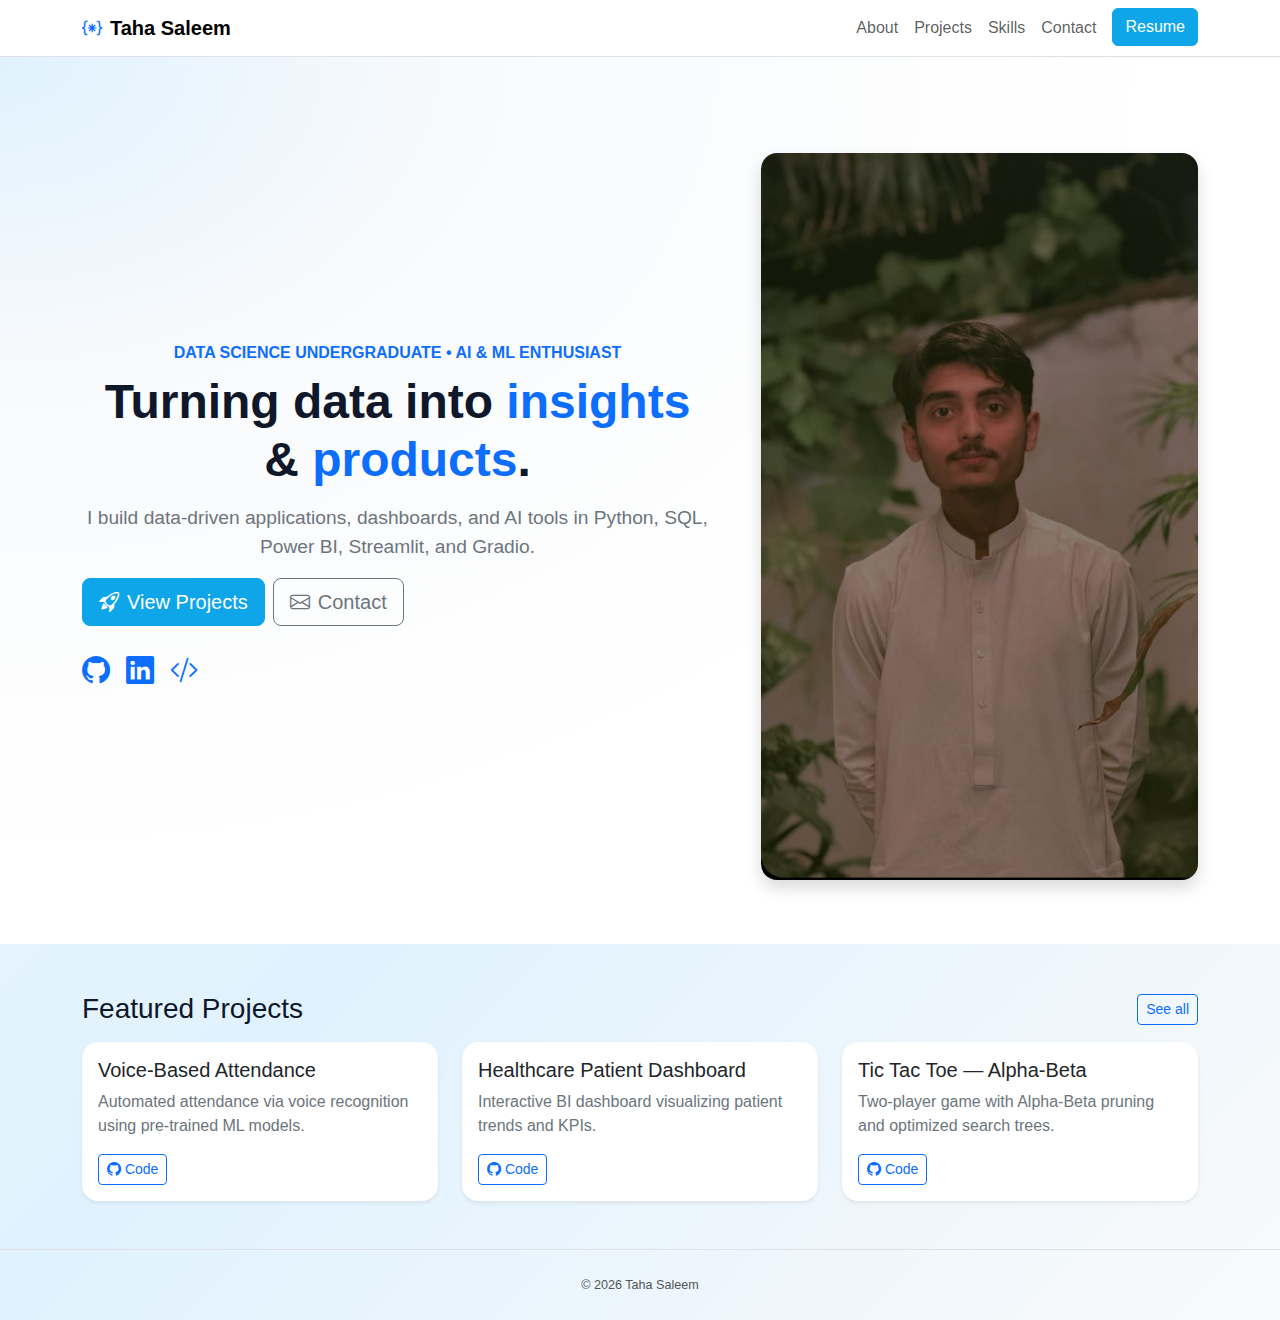
<file: index.html>
<!doctype html>
<html lang="en">
<head>
  <meta charset="utf-8" />
  <meta name="viewport" content="width=device-width, initial-scale=1" />
  <title>Taha Saleem — Data Science Portfolio</title>
  <meta name="description" content="Taha Saleem — Data Science undergraduate building ML apps, dashboards, and AI tools. Python • SQL • Power BI • Streamlit • Gradio." />
  <link rel="canonical" href="https://username.github.io/" />

  <!-- Bootstrap 5 -->
  <link href="https://cdn.jsdelivr.net/npm/bootstrap@5.3.3/dist/css/bootstrap.min.css" rel="stylesheet">
  <!-- Bootstrap Icons -->
  <link href="https://cdn.jsdelivr.net/npm/bootstrap-icons@1.11.3/font/bootstrap-icons.css" rel="stylesheet">

  <link rel="stylesheet" href="assets/css/style.css">

  <style>
    :root { --brand: #0ea5e9; --ink:#0f172a; }
    body { color: var(--ink); }
    .hero { background: radial-gradient(90% 90% at 0% 0%, #e0f2fe 0%, #f8fafc 40%, #ffffff 100%); padding: 6rem 0 4rem; }
    .tech-pill { border: 1px solid #e2e8f0; padding:.4rem .7rem; border-radius: 999px; font-size:.85rem; }
    .project-card:hover { transform: translateY(-4px); transition: transform .2s ease; }
  </style>
</head>
<body>
  <!-- NAVBAR -->
  <nav class="navbar navbar-expand-lg bg-white border-bottom sticky-top">
    <div class="container">
      <a class="navbar-brand d-flex align-items-center gap-2" href="index.html">
        <i class="bi bi-braces-asterisk text-primary"></i>
        <strong>Taha&nbsp;Saleem</strong>
      </a>
      <button class="navbar-toggler" type="button" data-bs-toggle="collapse" data-bs-target="#mainNav">
        <span class="navbar-toggler-icon"></span>
      </button>
      <div class="collapse navbar-collapse" id="mainNav">
        <ul class="navbar-nav ms-auto">
          <li class="nav-item"><a class="nav-link" href="about.html">About</a></li>
          <li class="nav-item"><a class="nav-link" href="projects.html">Projects</a></li>
          <li class="nav-item"><a class="nav-link" href="skills.html">Skills</a></li>
          <li class="nav-item"><a class="nav-link" href="contact.html">Contact</a></li>
          <li class="nav-item ms-lg-2"><a class="btn btn-primary" href="assets/Resume.pdf" target="_blank">Resume</a></li>
        </ul>
      </div>
    </div>
  </nav>

  <!-- HERO -->
  <header class="hero">
    <div class="container">
      <div class="row align-items-center g-5">
        <div class="col-lg-7">
          <span class="text-uppercase text-primary fw-semibold">Data Science Undergraduate • AI & ML Enthusiast</span>
          <h1 class="display-5 fw-bold mt-2">Turning data into <span class="text-primary">insights</span> & <span class="text-primary">products</span>.</h1>
          <p class="lead text-secondary mt-3">I build data-driven applications, dashboards, and AI tools in Python, SQL, Power BI, Streamlit, and Gradio.</p>

          <div class="d-flex gap-2 mt-3">
            <a class="btn btn-primary btn-lg" href="projects.html"><i class="bi bi-rocket-takeoff me-2"></i>View Projects</a>
            <a class="btn btn-outline-secondary btn-lg" href="contact.html"><i class="bi bi-envelope me-2"></i>Contact</a>
          </div>

          <div class="d-flex gap-3 mt-4">
            <a href="https://github.com/Taha-Saleem-43" target="_blank"><i class="bi bi-github fs-3"></i></a>
            <a href="https://www.linkedin.com/in/taha-saleem-a5697a291/" target="_blank"><i class="bi bi-linkedin fs-3"></i></a>
            <a href="https://leetcode.com/u/_Taha_dev/" target="_blank"><i class="bi bi-code-slash fs-3"></i></a>
          </div>
        </div>

        <div class="col-lg-5 text-center">
          <img src="assets/img/profile.jpg" class="img-fluid rounded-4 shadow" alt="Portrait of Taha Saleem">
        </div>
      </div>
    </div>
  </header>

  <!-- FEATURED PROJECTS PREVIEW -->
  <section class="py-5">
    <div class="container">
      <div class="d-flex align-items-center justify-content-between mb-3">
        <h2 class="h3 mb-0">Featured Projects</h2>
        <a class="btn btn-sm btn-outline-primary" href="projects.html">See all</a>
      </div>
      <div class="row g-4">
        <div class="col-md-4">
          <div class="card h-100 shadow-sm project-card">
            <div class="card-body">
              <h3 class="h5">Voice-Based Attendance</h3>
              <p class="text-secondary">Automated attendance via voice recognition using pre-trained ML models.</p>
              <a href="https://github.com/Taha-Saleem-43/Voice-Base-Attendance-system" target="_blank" class="btn btn-sm btn-outline-primary"><i class="bi bi-github"></i> Code</a>
            </div>
          </div>
        </div>
        <div class="col-md-4">
          <div class="card h-100 shadow-sm project-card">
            <div class="card-body">
              <h3 class="h5">Healthcare Patient Dashboard</h3>
              <p class="text-secondary">Interactive BI dashboard visualizing patient trends and KPIs.</p>
              <a href="https://github.com/Taha-Saleem-43/HeathCare-Sector-Patient-Analysis" target="_blank" class="btn btn-sm btn-outline-primary"><i class="bi bi-github"></i> Code</a>
            </div>
          </div>
        </div>
        <div class="col-md-4">
          <div class="card h-100 shadow-sm project-card">
            <div class="card-body">
              <h3 class="h5">Tic Tac Toe — Alpha-Beta</h3>
              <p class="text-secondary">Two-player game with Alpha-Beta pruning and optimized search trees.</p>
              <a href="https://github.com/Taha-Saleem-43/Tic_Tac_Toe-Alpha-Beta-Pruning-" target="_blank" class="btn btn-sm btn-outline-primary"><i class="bi bi-github"></i> Code</a>
            </div>
          </div>
        </div>
      </div>
    </div>
  </section>

  <!-- FOOTER -->
  <footer class="py-4 border-top">
    <div class="container text-center">
      <small>© <span id="year"></span> Taha Saleem</small>
    </div>
  </footer>

  <script src="https://cdn.jsdelivr.net/npm/bootstrap@5.3.3/dist/js/bootstrap.bundle.min.js"></script>
  <script>document.getElementById('year').textContent = new Date().getFullYear();</script>
</body>
</html>
</file>
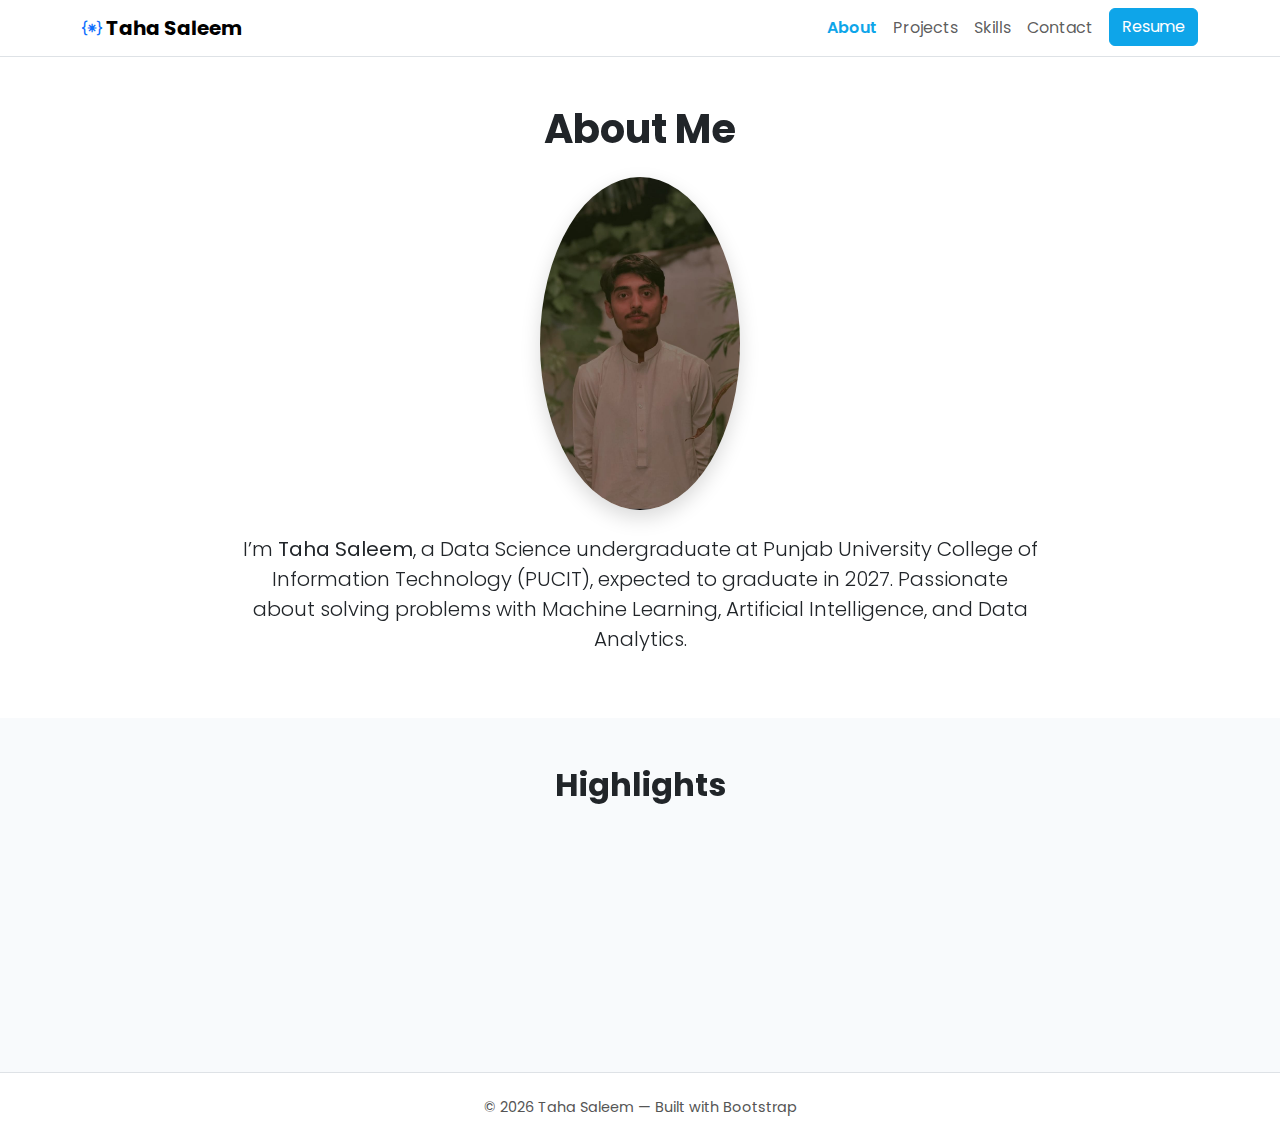
<file: about.html>
<!doctype html>
<html lang="en">
<head>
  <meta charset="utf-8">
  <meta name="viewport" content="width=device-width, initial-scale=1">
  <title>About — Taha Saleem</title>
  <meta name="description" content="About Taha Saleem — Data Science undergraduate, AI & ML enthusiast.">
  
  <!-- Google Fonts -->
  <link href="https://fonts.googleapis.com/css2?family=Poppins:wght@400;600;700&display=swap" rel="stylesheet">
  
  <!-- Bootstrap -->
  <link href="https://cdn.jsdelivr.net/npm/bootstrap@5.3.3/dist/css/bootstrap.min.css" rel="stylesheet">
  <link href="https://cdn.jsdelivr.net/npm/bootstrap-icons@1.11.3/font/bootstrap-icons.css" rel="stylesheet">
  
  <!-- AOS (Animate on Scroll) -->
  <link href="https://unpkg.com/aos@2.3.1/dist/aos.css" rel="stylesheet">

  <!-- Custom CSS -->
  <link rel="stylesheet" href="assets/css/style.css">

  <style>
    body {
      font-family: 'Poppins', sans-serif;
      background: linear-gradient(135deg, #f0f9ff, #e0f2fe, #f9fafb);
    }
    .profile-pic {
      max-width: 200px;
      border-radius: 50%;
      box-shadow: 0 8px 20px rgba(0,0,0,0.15);
    }
    .section-light {
      background: #ffffff;
    }
    .section-alt {
      background: #f8fafc;
    }
  </style>
</head>
<body>
  <!-- NAVBAR -->
  <nav class="navbar navbar-expand-lg bg-white border-bottom sticky-top">
    <div class="container">
      <a class="navbar-brand fw-bold" href="index.html"><i class="bi bi-braces-asterisk text-primary"></i> Taha Saleem</a>
      <button class="navbar-toggler" type="button" data-bs-toggle="collapse" data-bs-target="#mainNav">
        <span class="navbar-toggler-icon"></span>
      </button>
      <div class="collapse navbar-collapse" id="mainNav">
        <ul class="navbar-nav ms-auto">
          <li class="nav-item"><a class="nav-link active" href="about.html">About</a></li>
          <li class="nav-item"><a class="nav-link" href="projects.html">Projects</a></li>
          <li class="nav-item"><a class="nav-link" href="skills.html">Skills</a></li>
          <li class="nav-item"><a class="nav-link" href="contact.html">Contact</a></li>
          <li class="nav-item ms-lg-2"><a class="btn btn-primary" href="assets/Resume.pdf" target="_blank">Resume</a></li>
        </ul>
      </div>
    </div>
  </nav>

  <!-- ABOUT SECTION -->
  <section class="py-5 text-center section-light">
    <div class="container">
      <h1 class="fw-bold mb-4" data-aos="fade-up">About Me</h1>
      <img src="assets/img/profile.jpg" alt="Taha Saleem" class="profile-pic mb-4" data-aos="zoom-in">
      <p class="lead mx-auto" style="max-width: 800px;" data-aos="fade-up" data-aos-delay="200">
        I’m <strong>Taha Saleem</strong>, a Data Science undergraduate at Punjab University College of Information Technology (PUCIT), expected to graduate in 2027. 
        Passionate about solving problems with Machine Learning, Artificial Intelligence, and Data Analytics.
      </p>
    </div>
  </section>

  <!-- EXPERIENCE & HIGHLIGHTS -->
  <section class="py-5 section-alt">
    <div class="container">
      <h2 class="fw-bold mb-4 text-center" data-aos="fade-up">Highlights</h2>
      <div class="row g-4">
        <div class="col-md-4" data-aos="fade-up" data-aos-delay="100">
          <div class="card shadow-sm h-100 border-0">
            <div class="card-body text-center">
              <i class="bi bi-code-slash text-primary fs-1 mb-3"></i>
              <h5 class="card-title">150+ LeetCode Problems</h5>
              <p class="card-text">Sharpening problem-solving with Data Structures & Algorithms (DSA).</p>
            </div>
          </div>
        </div>
        <div class="col-md-4" data-aos="fade-up" data-aos-delay="200">
          <div class="card shadow-sm h-100 border-0">
            <div class="card-body text-center">
              <i class="bi bi-award text-warning fs-1 mb-3"></i>
              <h5 class="card-title">Competition Achievements</h5>
              <p class="card-text">Secured 7th place at MLSA Programming Competition, participated in Riphah Challenge 2024.</p>
            </div>
          </div>
        </div>
        <div class="col-md-4" data-aos="fade-up" data-aos-delay="300">
          <div class="card shadow-sm h-100 border-0">
            <div class="card-body text-center">
              <i class="bi bi-lightbulb text-success fs-1 mb-3"></i>
              <h5 class="card-title">Projects</h5>
              <p class="card-text">Built systems like Voice-Based Attendance, HR Analytics Predictor, and Summarization System.</p>
            </div>
          </div>
        </div>
      </div>
    </div>
  </section>

  <!-- FOOTER -->
  <footer class="py-4 border-top text-center bg-white">
    <div class="container">
      <p class="mb-0">© <span id="year"></span> Taha Saleem — Built with Bootstrap</p>
    </div>
  </footer>

  <!-- Scripts -->
  <script src="https://cdn.jsdelivr.net/npm/bootstrap@5.3.3/dist/js/bootstrap.bundle.min.js"></script>
  <script src="https://unpkg.com/aos@2.3.1/dist/aos.js"></script>
  <script>
    AOS.init();
    document.getElementById('year').textContent = new Date().getFullYear();
  </script>
</body>
</html>
</file>
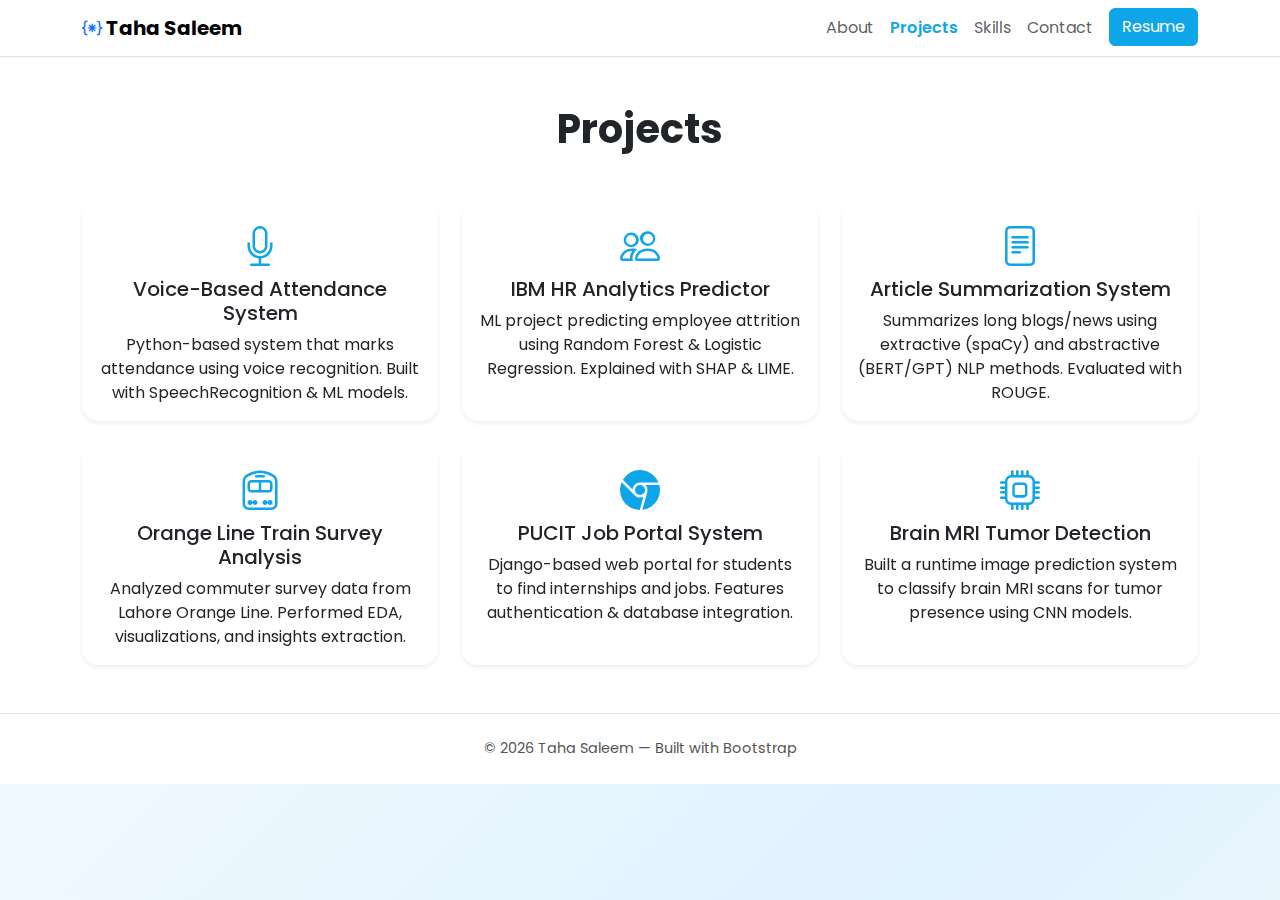
<file: projects.html>
<!doctype html>
<html lang="en">
<head>
  <meta charset="utf-8">
  <meta name="viewport" content="width=device-width, initial-scale=1">
  <title>Projects — Taha Saleem</title>
  <meta name="description" content="Projects of Taha Saleem — Data Science undergraduate, AI & ML enthusiast.">
  
  <!-- Google Fonts -->
  <link href="https://fonts.googleapis.com/css2?family=Poppins:wght@400;600;700&display=swap" rel="stylesheet">
  
  <!-- Bootstrap -->
  <link href="https://cdn.jsdelivr.net/npm/bootstrap@5.3.3/dist/css/bootstrap.min.css" rel="stylesheet">
  <link href="https://cdn.jsdelivr.net/npm/bootstrap-icons@1.11.3/font/bootstrap-icons.css" rel="stylesheet">
  
  <!-- AOS (Animate on Scroll) -->
  <link href="https://unpkg.com/aos@2.3.1/dist/aos.css" rel="stylesheet">

  <!-- Custom CSS -->
  <link rel="stylesheet" href="assets/css/style.css">

  <style>
    body {
      font-family: 'Poppins', sans-serif;
      background: linear-gradient(135deg, #f0f9ff, #e0f2fe, #f9fafb);
    }
    .project-card {
      transition: transform 0.3s, box-shadow 0.3s;
      border: none;
      border-radius: 1rem;
    }
    .project-card:hover {
      transform: translateY(-8px);
      box-shadow: 0 12px 24px rgba(0,0,0,0.1);
    }
    .project-icon {
      font-size: 2.5rem;
      color: #0ea5e9;
    }
    .section-light { background: #ffffff; }
    .section-alt { background: #f8fafc; }
  </style>
</head>
<body>
  <!-- NAVBAR -->
  <nav class="navbar navbar-expand-lg bg-white border-bottom sticky-top">
    <div class="container">
      <a class="navbar-brand fw-bold" href="index.html"><i class="bi bi-braces-asterisk text-primary"></i> Taha Saleem</a>
      <button class="navbar-toggler" type="button" data-bs-toggle="collapse" data-bs-target="#mainNav">
        <span class="navbar-toggler-icon"></span>
      </button>
      <div class="collapse navbar-collapse" id="mainNav">
        <ul class="navbar-nav ms-auto">
          <li class="nav-item"><a class="nav-link" href="about.html">About</a></li>
          <li class="nav-item"><a class="nav-link active" href="projects.html">Projects</a></li>
          <li class="nav-item"><a class="nav-link" href="skills.html">Skills</a></li>
          <li class="nav-item"><a class="nav-link" href="contact.html">Contact</a></li>
          <li class="nav-item ms-lg-2"><a class="btn btn-primary" href="assets/Resume.pdf" target="_blank">Resume</a></li>
        </ul>
      </div>
    </div>
  </nav>

  <!-- PROJECTS SECTION -->
  <section class="py-5 section-light">
    <div class="container">
      <h1 class="fw-bold text-center mb-5" data-aos="fade-up">Projects</h1>
      <div class="row g-4">

        <!-- Project 1 -->
        <div class="col-md-6 col-lg-4" data-aos="fade-up" data-aos-delay="100">
          <div class="card project-card h-100 shadow-sm">
            <div class="card-body text-center">
              <i class="bi bi-mic project-icon mb-3"></i>
              <h5 class="card-title">Voice-Based Attendance System</h5>
              <p class="card-text">Python-based system that marks attendance using voice recognition. Built with SpeechRecognition & ML models.</p>
              <!-- Placeholder for video -->
              <!-- <iframe width="100%" height="200" src="https://www.youtube.com/embed/demoVideoID" frameborder="0" allowfullscreen></iframe> -->
            </div>
          </div>
        </div>

        <!-- Project 2 -->
        <div class="col-md-6 col-lg-4" data-aos="fade-up" data-aos-delay="200">
          <div class="card project-card h-100 shadow-sm">
            <div class="card-body text-center">
              <i class="bi bi-people project-icon mb-3"></i>
              <h5 class="card-title">IBM HR Analytics Predictor</h5>
              <p class="card-text">ML project predicting employee attrition using Random Forest & Logistic Regression. Explained with SHAP & LIME.</p>
            </div>
          </div>
        </div>

        <!-- Project 3 -->
        <div class="col-md-6 col-lg-4" data-aos="fade-up" data-aos-delay="300">
          <div class="card project-card h-100 shadow-sm">
            <div class="card-body text-center">
              <i class="bi bi-file-text project-icon mb-3"></i>
              <h5 class="card-title">Article Summarization System</h5>
              <p class="card-text">Summarizes long blogs/news using extractive (spaCy) and abstractive (BERT/GPT) NLP methods. Evaluated with ROUGE.</p>
            </div>
          </div>
        </div>

        <!-- Project 4 -->
        <div class="col-md-6 col-lg-4" data-aos="fade-up" data-aos-delay="400">
          <div class="card project-card h-100 shadow-sm">
            <div class="card-body text-center">
              <i class="bi bi-train-front project-icon mb-3"></i>
              <h5 class="card-title">Orange Line Train Survey Analysis</h5>
              <p class="card-text">Analyzed commuter survey data from Lahore Orange Line. Performed EDA, visualizations, and insights extraction.</p>
            </div>
          </div>
        </div>

        <!-- Project 5 -->
        <div class="col-md-6 col-lg-4" data-aos="fade-up" data-aos-delay="500">
          <div class="card project-card h-100 shadow-sm">
            <div class="card-body text-center">
              <i class="bi bi-browser-chrome project-icon mb-3"></i>
              <h5 class="card-title">PUCIT Job Portal System</h5>
              <p class="card-text">Django-based web portal for students to find internships and jobs. Features authentication & database integration.</p>
            </div>
          </div>
        </div>

        <!-- Project 6 -->
        <div class="col-md-6 col-lg-4" data-aos="fade-up" data-aos-delay="600">
          <div class="card project-card h-100 shadow-sm">
            <div class="card-body text-center">
              <i class="bi bi-cpu project-icon mb-3"></i>
              <h5 class="card-title">Brain MRI Tumor Detection</h5>
              <p class="card-text">Built a runtime image prediction system to classify brain MRI scans for tumor presence using CNN models.</p>
            </div>
          </div>
        </div>

      </div>
    </div>
  </section>

  <!-- FOOTER -->
  <footer class="py-4 border-top text-center bg-white">
    <div class="container">
      <p class="mb-0">© <span id="year"></span> Taha Saleem — Built with Bootstrap</p>
    </div>
  </footer>

  <!-- Scripts -->
  <script src="https://cdn.jsdelivr.net/npm/bootstrap@5.3.3/dist/js/bootstrap.bundle.min.js"></script>
  <script src="https://unpkg.com/aos@2.3.1/dist/aos.js"></script>
  <script>
    AOS.init();
    document.getElementById('year').textContent = new Date().getFullYear();
  </script>
</body>
</html>
</file>
<file: assets/css/style.css>
/* Global Styles */
body {
  font-family: 'Poppins', sans-serif;
  background: linear-gradient(135deg, #f0f9ff, #e0f2fe, #f9fafb);
}

/* Navbar */
.navbar-brand {
  font-weight: 700;
}
.nav-link.active {
  font-weight: 600;
  color: #0ea5e9 !important;
}

/* Hero Section (Home) */
.hero {
  min-height: 80vh;
  display: flex;
  align-items: center;
  text-align: center;
}
.hero h1 {
  font-weight: 700;
}
.hero p {
  font-size: 1.2rem;
}

/* Profile Picture */
.profile-pic {
  max-width: 220px;
  border-radius: 1rem;   /* subtle rounded corners instead of full circle */
  box-shadow: 0 8px 20px rgba(0,0,0,0.15);
}


/* Sections */
.section-light {
  background: #ffffff;
}
.section-alt {
  background: #f8fafc;
}

/* Cards */
.card {
  border: none;
  border-radius: 1rem;
  transition: transform 0.3s, box-shadow 0.3s;
}
.card:hover {
  transform: translateY(-6px);
  box-shadow: 0 12px 24px rgba(0,0,0,0.1);
}

/* Project Icons */
.project-icon {
  font-size: 2.5rem;
  color: #0ea5e9;
}

/* Skills Badges */
.badge-skill {
  background-color: #0ea5e9;
  color: #fff;
  margin: 0.2rem;
  font-size: 0.85rem;
  border-radius: 0.5rem;
}

/* Contact Form */
.form-control:focus {
  border-color: #0ea5e9;
  box-shadow: 0 0 0 0.2rem rgba(14,165,233,0.25);
}
.btn-primary {
  background-color: #0ea5e9;
  border-color: #0ea5e9;
}
.btn-primary:hover {
  background-color: #0284c7;
  border-color: #0284c7;
}

/* Footer */
footer {
  font-size: 0.9rem;
  color: #555;
}
</file>
